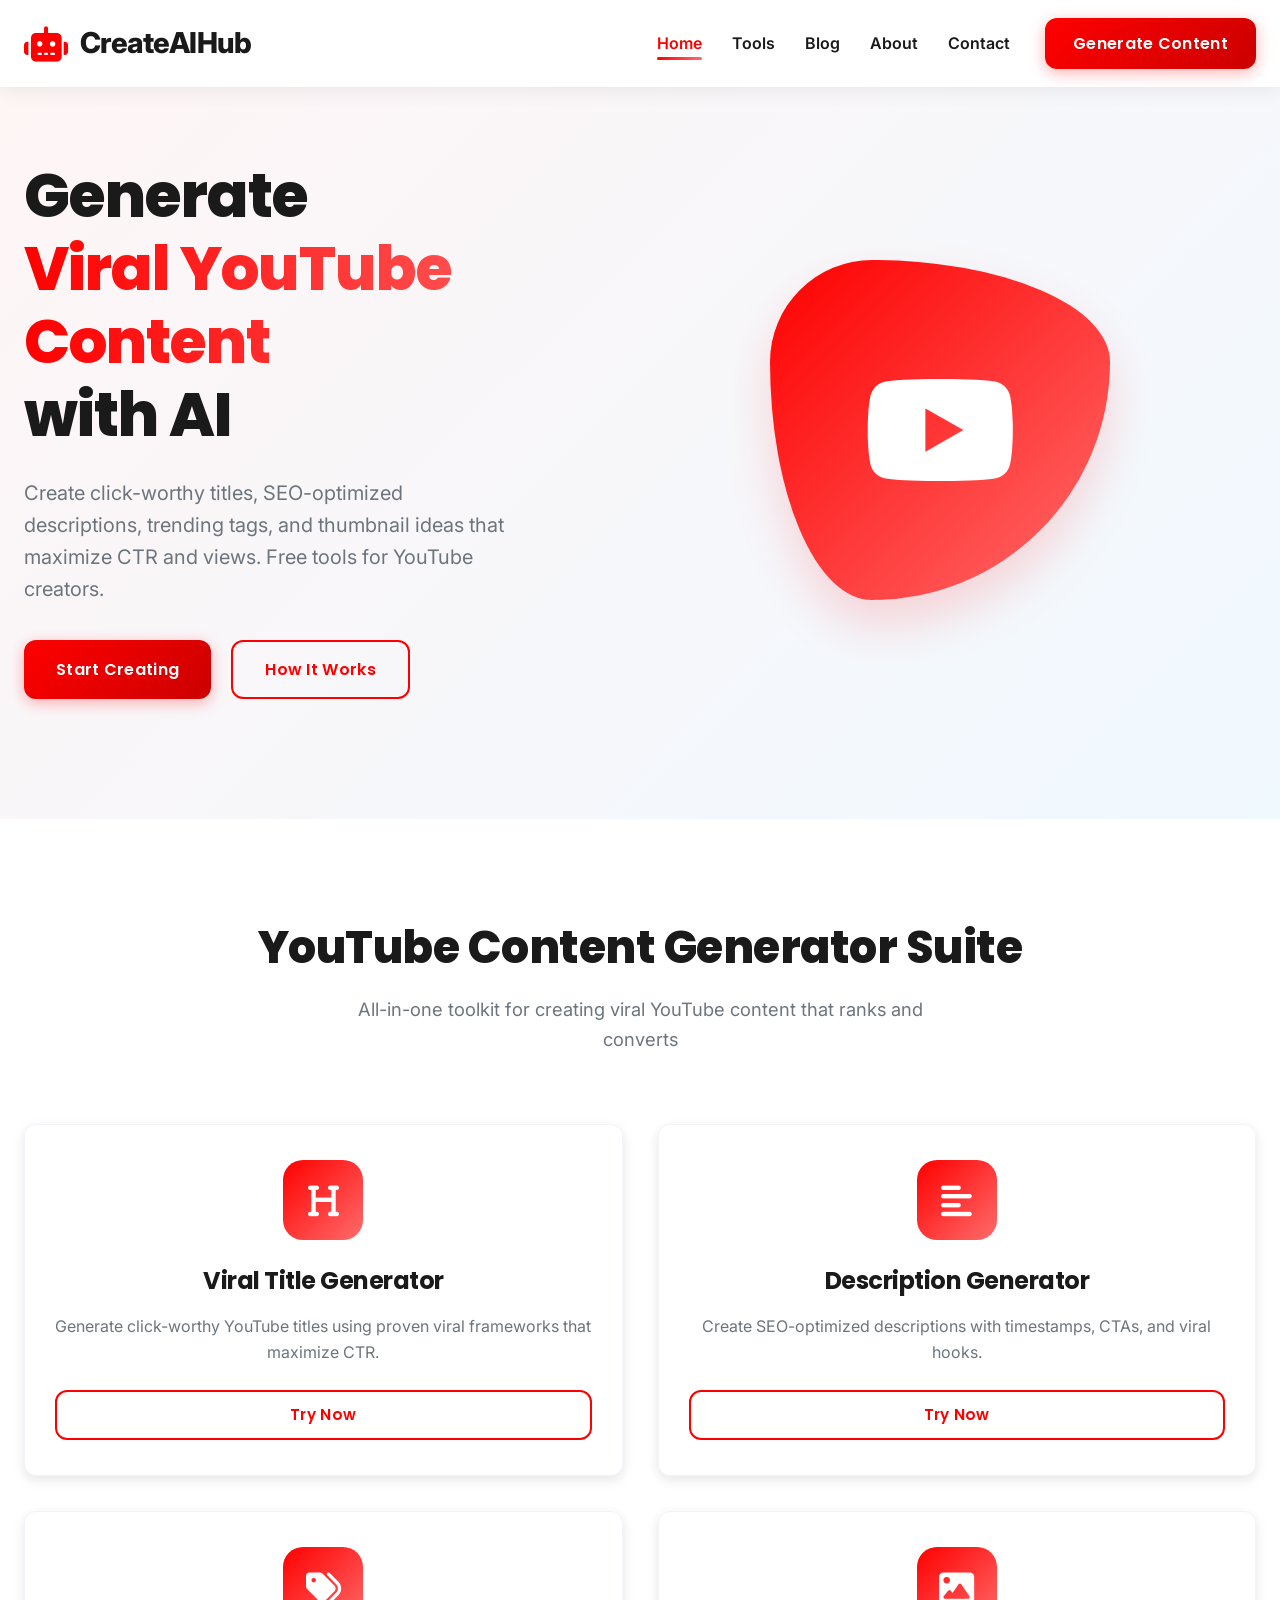
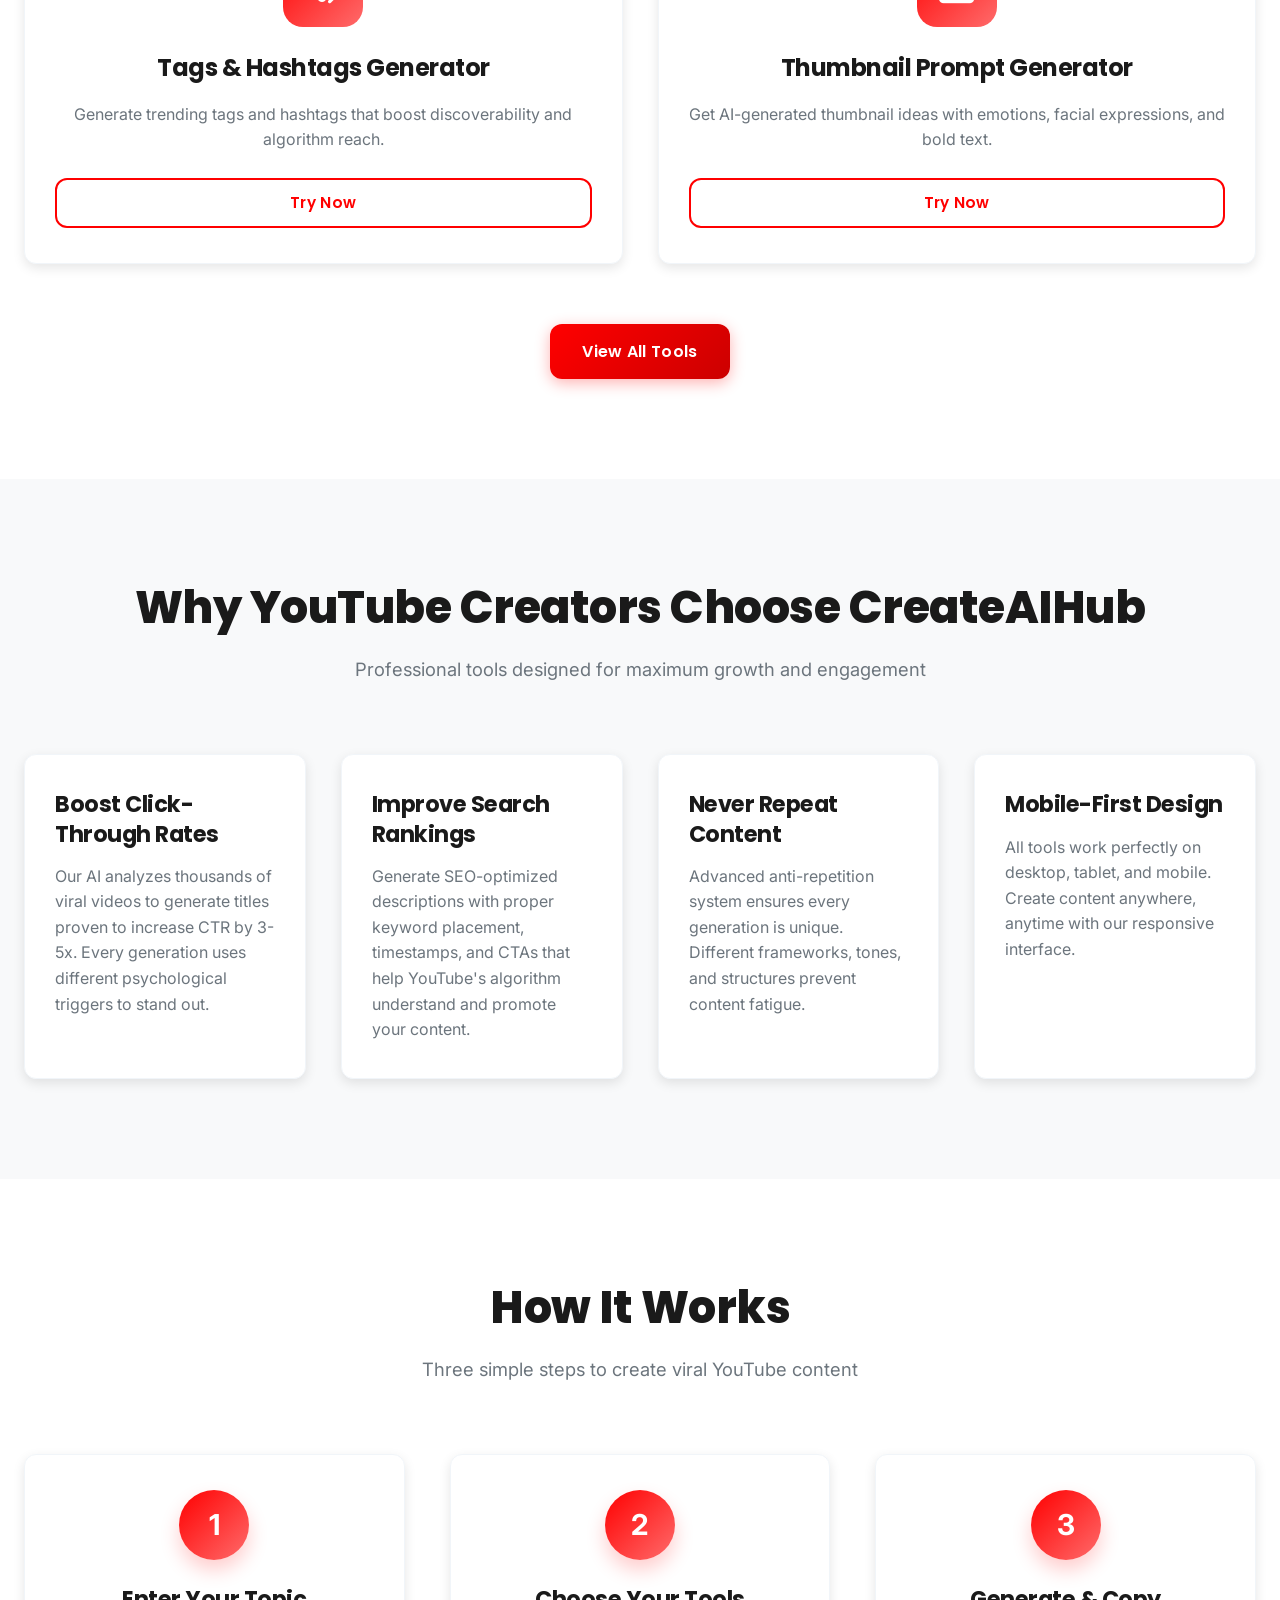
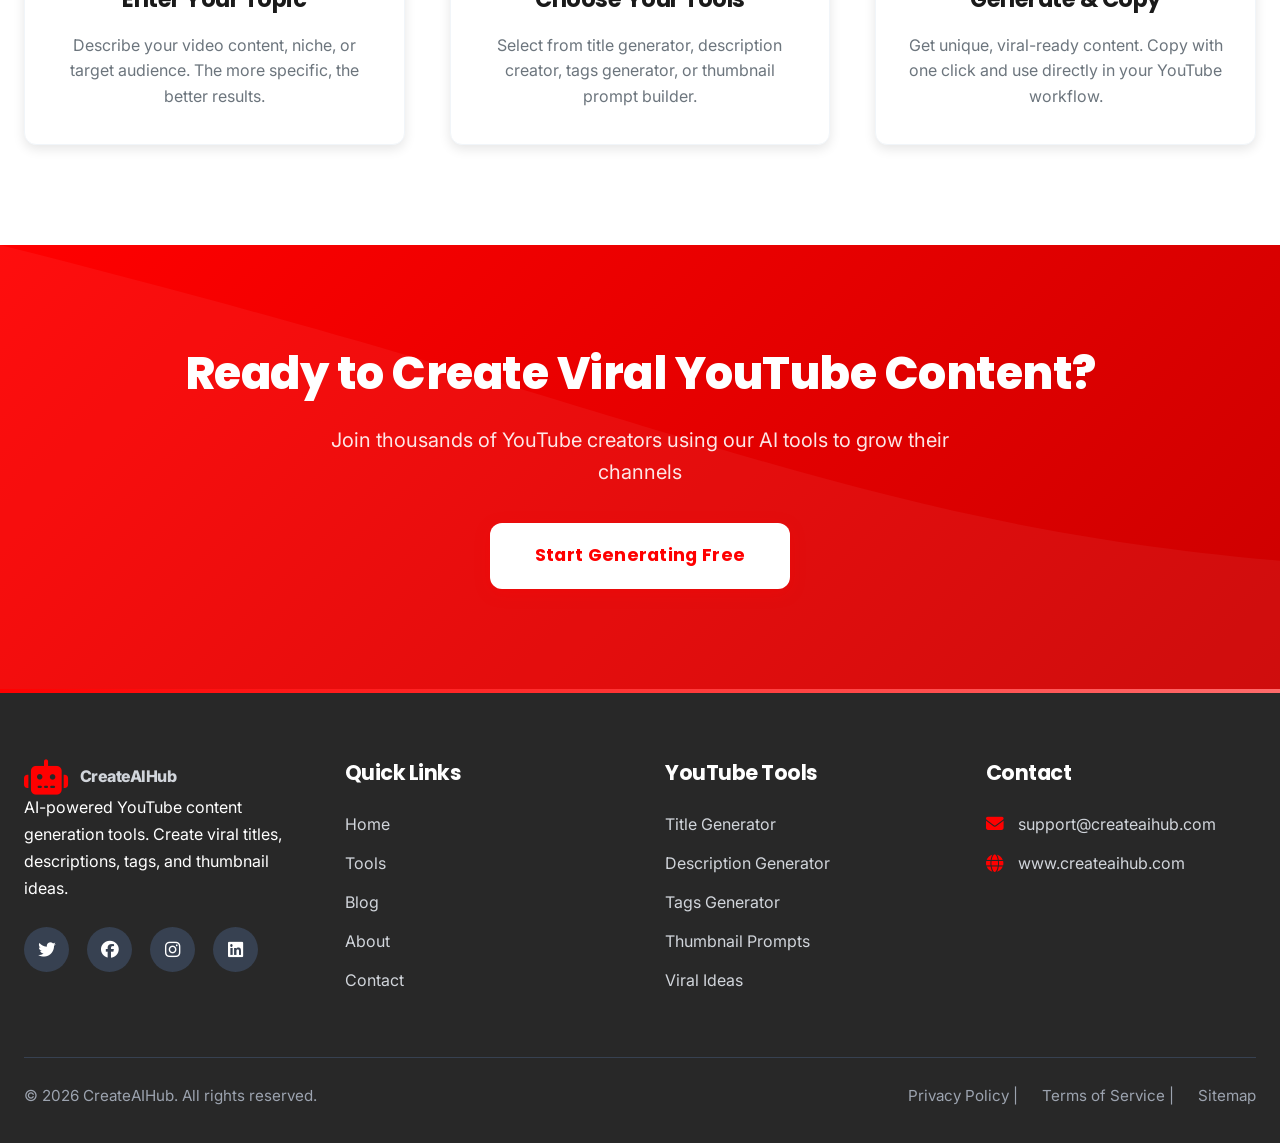
<file: index.html>
<!DOCTYPE html>
<html lang="en">
<head>
    <meta charset="UTF-8">
    <meta name="viewport" content="width=device-width, initial-scale=1.0">
    <title>CreateAIHub - YouTube Viral Content Generator | Free AI Tools</title>
    <meta name="description" content="Generate viral YouTube content with AI. Create click-worthy titles, SEO descriptions, tags, hashtags, thumbnail prompts, and viral video ideas. Free tools for creators.">
    <meta name="keywords" content="YouTube title generator, viral content, YouTube SEO, thumbnail ideas, video ideas, content creation, YouTube growth">
    <meta name="author" content="CreateAIHub">
    
    <!-- JSON-LD Structured Data -->
    <script type="application/ld+json">
    {
        "@context": "https://schema.org",
        "@type": "WebApplication",
        "name": "CreateAIHub",
        "url": "https://createaihub.com",
        "applicationCategory": "BusinessApplication",
        "operatingSystem": "Any",
        "description": "Free AI tools for generating viral YouTube content including titles, descriptions, tags, hashtags, thumbnail prompts and video ideas",
        "offers": {
            "@type": "Offer",
            "price": "0",
            "priceCurrency": "USD"
        },
        "author": {
            "@type": "Organization",
            "name": "CreateAIHub",
            "url": "https://createaihub.com"
        },
        "screenshot": "https://createaihub.com/assets/images/screenshot.png"
    }
    </script>
    
    <!-- Favicon -->
    <link rel="icon" type="image/x-icon" href="assets/images/favicon.ico">
    
    <!-- Google Fonts -->
    <link href="https://fonts.googleapis.com/css2?family=Poppins:wght@300;400;500;600;700;800&family=Inter:wght@300;400;500;600;700&display=swap" rel="stylesheet">
    
    <!-- Font Awesome -->
    <link rel="stylesheet" href="https://cdnjs.cloudflare.com/ajax/libs/font-awesome/6.4.0/css/all.min.css">
    
    <!-- AOS Animation Library -->
    <link href="https://unpkg.com/aos@2.3.1/dist/aos.css" rel="stylesheet">
    
    <!-- Main CSS -->
    <link rel="stylesheet" href="css/style.css">
    <link rel="stylesheet" href="css/responsive.css">
</head>
<body>
    <!-- Navigation -->
    <nav class="navbar">
        <div class="container">
            <div class="nav-brand">
                <a href="index.html" class="logo">
                    <i class="fas fa-robot"></i>
                    <span>CreateAIHub</span>
                </a>
            </div>
            
            <div class="nav-menu" id="navMenu">
                <ul class="nav-links">
                    <li><a href="index.html" class="active">Home</a></li>
                    <li><a href="tools.html">Tools</a></li>
                    <li><a href="blog.html">Blog</a></li>
                    <li><a href="about.html">About</a></li>
                    <li><a href="contact.html">Contact</a></li>
                </ul>
                <a href="tools.html" class="btn-primary nav-cta">Generate Content</a>
            </div>
            
            <div class="hamburger" id="hamburger">
                <span></span>
                <span></span>
                <span></span>
            </div>
        </div>
    </nav>

    <!-- Hero Section -->
    <section class="hero">
        <div class="container">
            <div class="hero-content" data-aos="fade-up">
                <h1 class="hero-title">Generate <span class="gradient-text">Viral YouTube Content</span> with AI</h1>
                <p class="hero-subtitle">Create click-worthy titles, SEO-optimized descriptions, trending tags, and thumbnail ideas that maximize CTR and views. Free tools for YouTube creators.</p>
                <div class="hero-buttons">
                    <a href="tools.html" class="btn-primary">Start Creating</a>
                    <a href="#how-it-works" class="btn-secondary">How It Works</a>
                </div>
            </div>
            <div class="hero-image" data-aos="fade-left">
                <div class="floating-element">
                    <i class="fab fa-youtube"></i>
                </div>
            </div>
        </div>
    </section>

    <!-- Featured Tools Section -->
    <section class="section" id="featured-tools">
        <div class="container">
            <div class="section-header" data-aos="fade-up">
                <h2>YouTube Content Generator Suite</h2>
                <p>All-in-one toolkit for creating viral YouTube content that ranks and converts</p>
            </div>
            
            <div class="tools-grid">
                <!-- Tool Card 1 -->
                <div class="tool-card" data-aos="fade-up" data-aos-delay="100">
                    <div class="tool-icon">
                        <i class="fas fa-heading"></i>
                    </div>
                    <h3>Viral Title Generator</h3>
                    <p>Generate click-worthy YouTube titles using proven viral frameworks that maximize CTR.</p>
                    <a href="tools.html#youtube-title" class="btn-card">Try Now</a>
                </div>
                
                <!-- Tool Card 2 -->
                <div class="tool-card" data-aos="fade-up" data-aos-delay="200">
                    <div class="tool-icon">
                        <i class="fas fa-align-left"></i>
                    </div>
                    <h3>Description Generator</h3>
                    <p>Create SEO-optimized descriptions with timestamps, CTAs, and viral hooks.</p>
                    <a href="tools.html#youtube-description" class="btn-card">Try Now</a>
                </div>
                
                <!-- Tool Card 3 -->
                <div class="tool-card" data-aos="fade-up" data-aos-delay="300">
                    <div class="tool-icon">
                        <i class="fas fa-tags"></i>
                    </div>
                    <h3>Tags & Hashtags Generator</h3>
                    <p>Generate trending tags and hashtags that boost discoverability and algorithm reach.</p>
                    <a href="tools.html#youtube-tags" class="btn-card">Try Now</a>
                </div>
                
                <!-- Tool Card 4 -->
                <div class="tool-card" data-aos="fade-up" data-aos-delay="400">
                    <div class="tool-icon">
                        <i class="fas fa-image"></i>
                    </div>
                    <h3>Thumbnail Prompt Generator</h3>
                    <p>Get AI-generated thumbnail ideas with emotions, facial expressions, and bold text.</p>
                    <a href="tools.html#thumbnail-prompt" class="btn-card">Try Now</a>
                </div>
            </div>
            
            <div class="text-center" data-aos="fade-up">
                <a href="tools.html" class="btn-primary">View All Tools</a>
            </div>
        </div>
    </section>

    <!-- SEO Content Section -->
    <section class="section bg-light" id="seo-content">
        <div class="container">
            <div class="section-header" data-aos="fade-up">
                <h2>Why YouTube Creators Choose CreateAIHub</h2>
                <p>Professional tools designed for maximum growth and engagement</p>
            </div>
            
            <div class="seo-grid">
                <div class="seo-item" data-aos="fade-up" data-aos-delay="100">
                    <h3>Boost Click-Through Rates</h3>
                    <p>Our AI analyzes thousands of viral videos to generate titles proven to increase CTR by 3-5x. Every generation uses different psychological triggers to stand out.</p>
                </div>
                
                <div class="seo-item" data-aos="fade-up" data-aos-delay="200">
                    <h3>Improve Search Rankings</h3>
                    <p>Generate SEO-optimized descriptions with proper keyword placement, timestamps, and CTAs that help YouTube's algorithm understand and promote your content.</p>
                </div>
                
                <div class="seo-item" data-aos="fade-up" data-aos-delay="300">
                    <h3>Never Repeat Content</h3>
                    <p>Advanced anti-repetition system ensures every generation is unique. Different frameworks, tones, and structures prevent content fatigue.</p>
                </div>
                
                <div class="seo-item" data-aos="fade-up" data-aos-delay="400">
                    <h3>Mobile-First Design</h3>
                    <p>All tools work perfectly on desktop, tablet, and mobile. Create content anywhere, anytime with our responsive interface.</p>
                </div>
            </div>
        </div>
    </section>

    <!-- How It Works -->
    <section class="section" id="how-it-works">
        <div class="container">
            <div class="section-header" data-aos="fade-up">
                <h2>How It Works</h2>
                <p>Three simple steps to create viral YouTube content</p>
            </div>
            
            <div class="steps-grid">
                <div class="step" data-aos="fade-up" data-aos-delay="100">
                    <div class="step-number">1</div>
                    <h3>Enter Your Topic</h3>
                    <p>Describe your video content, niche, or target audience. The more specific, the better results.</p>
                </div>
                
                <div class="step" data-aos="fade-up" data-aos-delay="200">
                    <div class="step-number">2</div>
                    <h3>Choose Your Tools</h3>
                    <p>Select from title generator, description creator, tags generator, or thumbnail prompt builder.</p>
                </div>
                
                <div class="step" data-aos="fade-up" data-aos-delay="300">
                    <div class="step-number">3</div>
                    <h3>Generate & Copy</h3>
                    <p>Get unique, viral-ready content. Copy with one click and use directly in your YouTube workflow.</p>
                </div>
            </div>
        </div>
    </section>

    <!-- CTA Section -->
    <section class="section cta-section">
        <div class="container" data-aos="zoom-in">
            <h2>Ready to Create Viral YouTube Content?</h2>
            <p>Join thousands of YouTube creators using our AI tools to grow their channels</p>
            <a href="tools.html" class="btn-primary btn-large">Start Generating Free</a>
        </div>
    </section>

    <!-- Footer -->
    <footer class="footer">
        <div class="container">
            <div class="footer-grid">
                <div class="footer-col">
                    <a href="index.html" class="logo">
                        <i class="fas fa-robot"></i>
                        <span>CreateAIHub</span>
                    </a>
                    <p>AI-powered YouTube content generation tools. Create viral titles, descriptions, tags, and thumbnail ideas.</p>
                    <div class="social-links">
                        <a href="#" aria-label="Twitter"><i class="fab fa-twitter"></i></a>
                        <a href="#" aria-label="Facebook"><i class="fab fa-facebook"></i></a>
                        <a href="#" aria-label="Instagram"><i class="fab fa-instagram"></i></a>
                        <a href="#" aria-label="LinkedIn"><i class="fab fa-linkedin"></i></a>
                    </div>
                </div>
                
                <div class="footer-col">
                    <h3>Quick Links</h3>
                    <ul>
                        <li><a href="index.html">Home</a></li>
                        <li><a href="tools.html">Tools</a></li>
                        <li><a href="blog.html">Blog</a></li>
                        <li><a href="about.html">About</a></li>
                        <li><a href="contact.html">Contact</a></li>
                    </ul>
                </div>
                
                <div class="footer-col">
                    <h3>YouTube Tools</h3>
                    <ul>
                        <li><a href="tools.html#youtube-title">Title Generator</a></li>
                        <li><a href="tools.html#youtube-description">Description Generator</a></li>
                        <li><a href="tools.html#youtube-tags">Tags Generator</a></li>
                        <li><a href="tools.html#thumbnail-prompt">Thumbnail Prompts</a></li>
                        <li><a href="tools.html#viral-ideas">Viral Ideas</a></li>
                    </ul>
                </div>
                
                <div class="footer-col">
                    <h3>Contact</h3>
                    <ul class="contact-info">
                        <li><i class="fas fa-envelope"></i> support@createaihub.com</li>
                        <li><i class="fas fa-globe"></i> www.createaihub.com</li>
                    </ul>
                </div>
            </div>
            
            <div class="footer-bottom">
                <p>&copy; <span id="currentYear"></span> CreateAIHub. All rights reserved.</p>
                <p><a href="privacy.html">Privacy Policy</a> | <a href="terms.html">Terms of Service</a> | <a href="sitemap.xml">Sitemap</a></p>
            </div>
        </div>
    </footer>

    <!-- JavaScript Libraries -->
    <script src="https://unpkg.com/aos@2.3.1/dist/aos.js"></script>
    
    <!-- Main JS -->
    <script src="js/main.js"></script>
    
    <script>
        // Initialize AOS
        AOS.init({
            duration: 1000,
            once: true,
            offset: 100
        });
        
        // Set current year in footer
        document.getElementById('currentYear').textContent = new Date().getFullYear();
    </script>
</body>
</html>
</file>
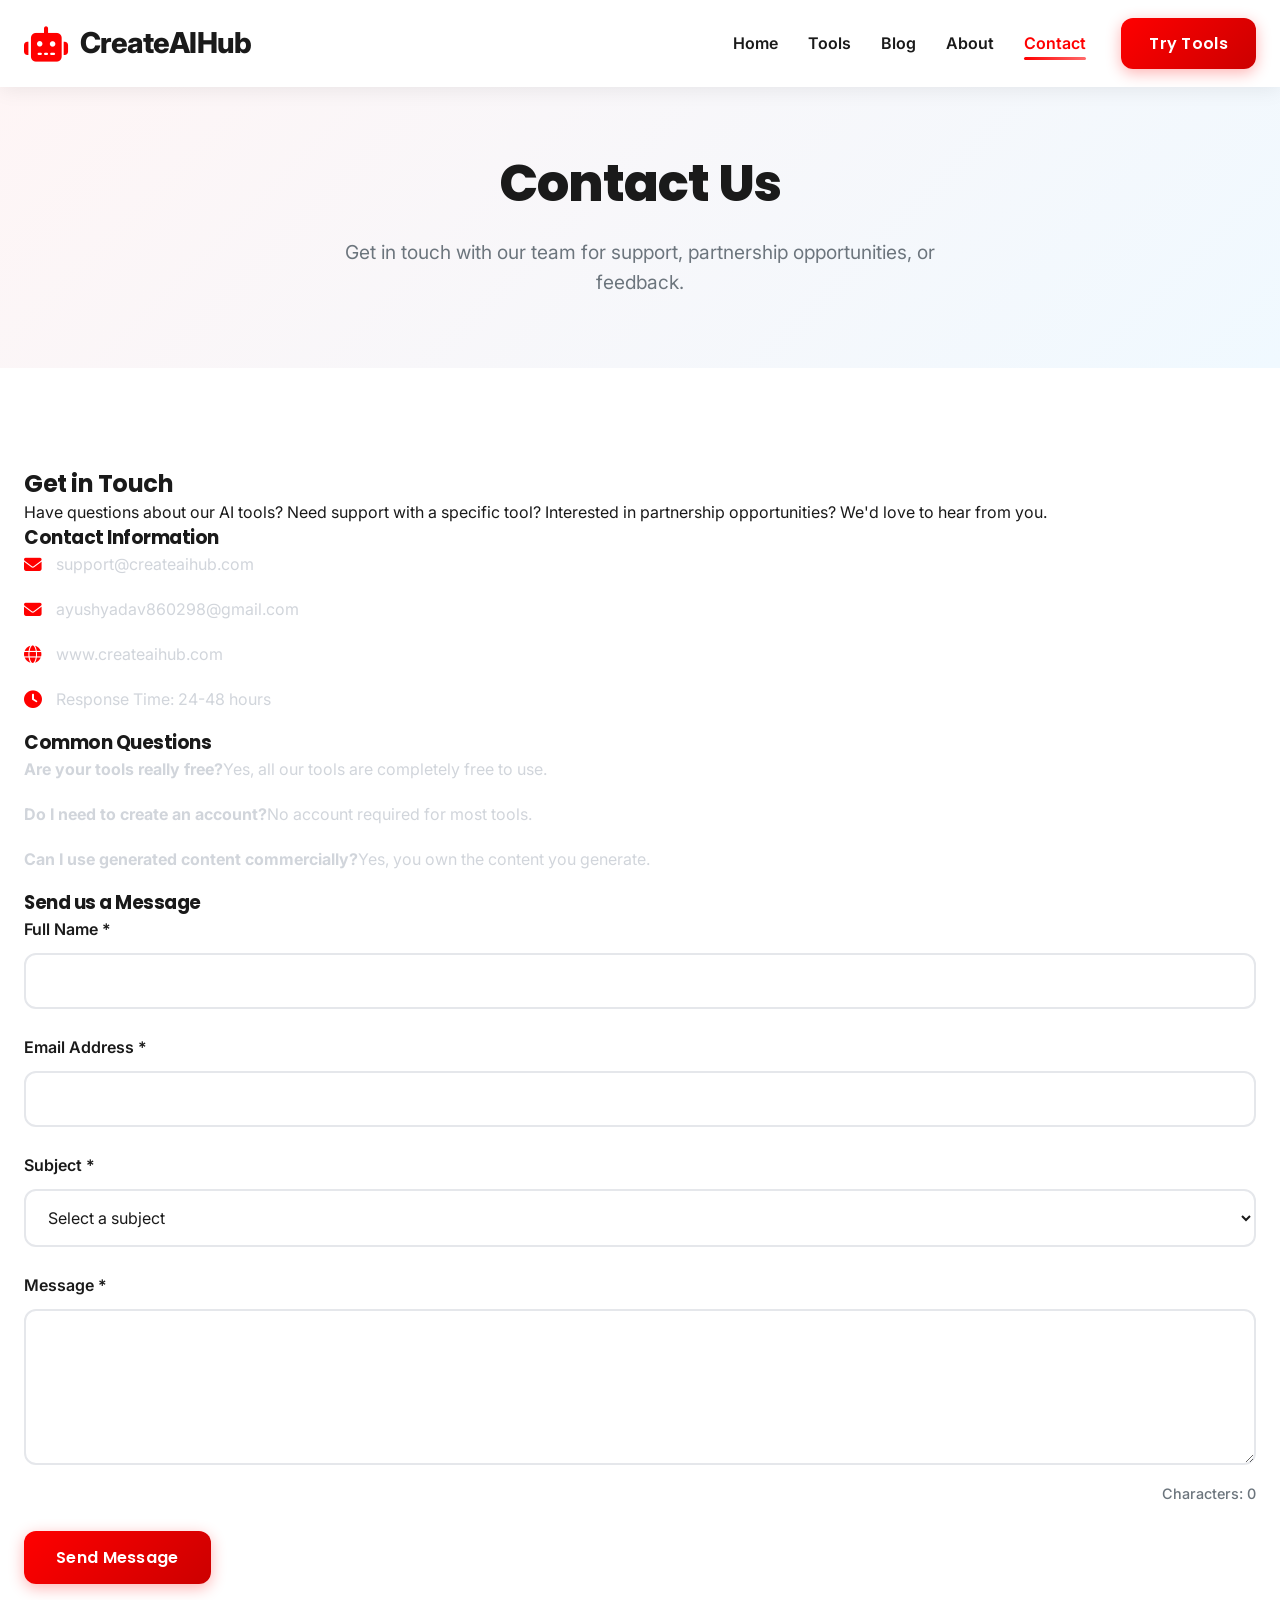
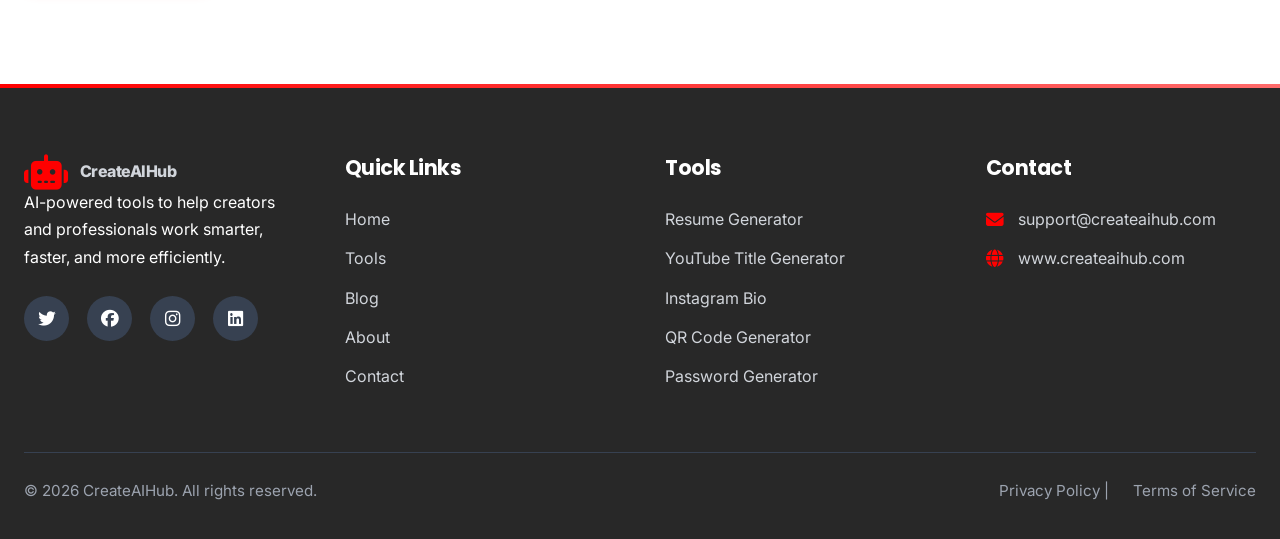
<file: contact.html>
<!DOCTYPE html>
<html lang="en">
<head>
    <meta charset="UTF-8">
    <meta name="viewport" content="width=device-width, initial-scale=1.0">
    <title>Contact Us - CreateAIHub | Get in Touch</title>
    <meta name="description" content="Contact CreateAIHub team for support, partnership opportunities, or feedback on our AI tools.">
    
    <!-- Same head content as index.html -->
    <link href="https://fonts.googleapis.com/css2?family=Poppins:wght@300;400;500;600;700;800&family=Inter:wght@300;400;500;600;700&display=swap" rel="stylesheet">
    <link rel="stylesheet" href="https://cdnjs.cloudflare.com/ajax/libs/font-awesome/6.4.0/css/all.min.css">
    <link href="https://unpkg.com/aos@2.3.1/dist/aos.css" rel="stylesheet">
    <link rel="stylesheet" href="css/style.css">
    <link rel="stylesheet" href="css/responsive.css">
</head>
<body>
    <!-- Navigation -->
    <nav class="navbar">
        <div class="container">
            <div class="nav-brand">
                <a href="index.html" class="logo">
                    <i class="fas fa-robot"></i>
                    <span>CreateAIHub</span>
                </a>
            </div>
            
            <div class="nav-menu" id="navMenu">
                <ul class="nav-links">
                    <li><a href="index.html">Home</a></li>
                    <li><a href="tools.html">Tools</a></li>
                    <li><a href="blog.html">Blog</a></li>
                    <li><a href="about.html">About</a></li>
                    <li><a href="contact.html" class="active">Contact</a></li>
                </ul>
                <a href="tools.html" class="btn-primary nav-cta">Try Tools</a>
            </div>
            
            <div class="hamburger" id="hamburger">
                <span></span>
                <span></span>
                <span></span>
            </div>
        </div>
    </nav>

    <!-- Contact Header -->
    <section class="page-header">
        <div class="container">
            <h1 data-aos="fade-up">Contact Us</h1>
            <p data-aos="fade-up" data-aos-delay="100">Get in touch with our team for support, partnership opportunities, or feedback.</p>
        </div>
    </section>

    <!-- Contact Section -->
    <section class="section">
        <div class="container">
            <div class="contact-container">
                <div class="contact-info" data-aos="fade-right">
                    <h2>Get in Touch</h2>
                    <p>Have questions about our AI tools? Need support with a specific tool? Interested in partnership opportunities? We'd love to hear from you.</p>
                    
                    <div class="contact-details">
                        <h3>Contact Information</h3>
                        <ul>
                            <li><i class="fas fa-envelope"></i> support@createaihub.com</li>
                            <li><i class="fas fa-envelope"></i> ayushyadav860298@gmail.com</li>
                            <li><i class="fas fa-globe"></i> www.createaihub.com</li>
                            <li><i class="fas fa-clock"></i> Response Time: 24-48 hours</li>
                        </ul>
                    </div>
                    
                    <div class="faq-preview">
                        <h3>Common Questions</h3>
                        <ul>
                            <li><strong>Are your tools really free?</strong> Yes, all our tools are completely free to use.</li>
                            <li><strong>Do I need to create an account?</strong> No account required for most tools.</li>
                            <li><strong>Can I use generated content commercially?</strong> Yes, you own the content you generate.</li>
                        </ul>
                    </div>
                </div>
                
                <div class="contact-form" data-aos="fade-left">
                    <h3>Send us a Message</h3>
                    
                    <div id="formAlert" class="alert" style="display: none;"></div>
                    
                    <form id="contactForm" action="https://formspree.io/f/xpzvggdp" method="POST">
                        <div class="form-group">
                            <label for="name">Full Name *</label>
                            <input type="text" id="name" name="name" required>
                        </div>
                        
                        <div class="form-group">
                            <label for="email">Email Address *</label>
                            <input type="email" id="email" name="email" required>
                        </div>
                        
                        <div class="form-group">
                            <label for="subject">Subject *</label>
                            <select id="subject" name="subject" required>
                                <option value="">Select a subject</option>
                                <option value="support">Technical Support</option>
                                <option value="feedback">Tool Feedback</option>
                                <option value="partnership">Partnership Inquiry</option>
                                <option value="bug">Report a Bug</option>
                                <option value="other">Other</option>
                            </select>
                        </div>
                        
                        <div class="form-group">
                            <label for="message">Message *</label>
                            <textarea id="message" name="message" rows="6" required></textarea>
                            <div class="char-count">
                                Characters: <span id="messageCharCount">0</span>
                            </div>
                        </div>
                        
                        <button type="submit" class="btn-primary" id="submitBtn">
                            <span id="submitText">Send Message</span>
                            <span id="submitSpinner" style="display: none;">
                                <i class="fas fa-spinner fa-spin"></i> Sending...
                            </span>
                        </button>
                    </form>
                </div>
            </div>
        </div>
    </section>

    <!-- Footer -->
    <footer class="footer">
        <div class="container">
            <div class="footer-grid">
                <div class="footer-col">
                    <a href="index.html" class="logo">
                        <i class="fas fa-robot"></i>
                        <span>CreateAIHub</span>
                    </a>
                    <p>AI-powered tools to help creators and professionals work smarter, faster, and more efficiently.</p>
                    <div class="social-links">
                        <a href="#"><i class="fab fa-twitter"></i></a>
                        <a href="#"><i class="fab fa-facebook"></i></a>
                        <a href="#"><i class="fab fa-instagram"></i></a>
                        <a href="#"><i class="fab fa-linkedin"></i></a>
                    </div>
                </div>
                
                <div class="footer-col">
                    <h3>Quick Links</h3>
                    <ul>
                        <li><a href="index.html">Home</a></li>
                        <li><a href="tools.html">Tools</a></li>
                        <li><a href="blog.html">Blog</a></li>
                        <li><a href="about.html">About</a></li>
                        <li><a href="contact.html">Contact</a></li>
                    </ul>
                </div>
                
                <div class="footer-col">
                    <h3>Tools</h3>
                    <ul>
                        <li><a href="tools.html#resume-generator">Resume Generator</a></li>
                        <li><a href="tools.html#youtube-title">YouTube Title Generator</a></li>
                        <li><a href="tools.html#instagram-bio">Instagram Bio</a></li>
                        <li><a href="tools.html#qr-generator">QR Code Generator</a></li>
                        <li><a href="tools.html#password-generator">Password Generator</a></li>
                    </ul>
                </div>
                
                <div class="footer-col">
                    <h3>Contact</h3>
                    <ul class="contact-info">
                        <li><i class="fas fa-envelope"></i> support@createaihub.com</li>
                        <li><i class="fas fa-globe"></i> www.createaihub.com</li>
                    </ul>
                </div>
            </div>
            
            <div class="footer-bottom">
                <p>&copy; <span id="currentYear"></span> CreateAIHub. All rights reserved.</p>
                <p><a href="privacy.html">Privacy Policy</a> | <a href="terms.html">Terms of Service</a></p>
            </div>
        </div>
    </footer>

    <!-- JavaScript -->
    <script src="https://unpkg.com/aos@2.3.1/dist/aos.js"></script>
    <script src="js/main.js"></script>
    
    <script>
        // Initialize AOS
        AOS.init({
            duration: 1000,
            once: true
        });
        
        // Set current year in footer
        document.getElementById('currentYear').textContent = new Date().getFullYear();
        
        // Character counter for message
        const messageTextarea = document.getElementById('message');
        const charCount = document.getElementById('messageCharCount');
        
        if (messageTextarea && charCount) {
            messageTextarea.addEventListener('input', function() {
                charCount.textContent = this.value.length;
            });
        }
        
        // Form submission
        const contactForm = document.getElementById('contactForm');
        const formAlert = document.getElementById('formAlert');
        const submitBtn = document.getElementById('submitBtn');
        const submitText = document.getElementById('submitText');
        const submitSpinner = document.getElementById('submitSpinner');
        
        if (contactForm) {
            contactForm.addEventListener('submit', async function(e) {
                e.preventDefault();
                
                // Show loading state
                submitText.style.display = 'none';
                submitSpinner.style.display = 'inline';
                submitBtn.disabled = true;
                
                // Form data
                const formData = new FormData(this);
                
                try {
                    const response = await fetch(this.action, {
                        method: 'POST',
                        body: formData,
                        headers: {
                            'Accept': 'application/json'
                        }
                    });
                    
                    if (response.ok) {
                        // Success
                        formAlert.textContent = 'Thank you! Your message has been sent successfully.';
                        formAlert.className = 'alert success';
                        formAlert.style.display = 'block';
                        
                        // Reset form
                        contactForm.reset();
                        charCount.textContent = '0';
                        
                        // Scroll to alert
                        formAlert.scrollIntoView({ behavior: 'smooth' });
                    } else {
                        throw new Error('Form submission failed');
                    }
                } catch (error) {
                    // Error
                    formAlert.textContent = 'Oops! There was a problem sending your message. Please try again.';
                    formAlert.className = 'alert error';
                    formAlert.style.display = 'block';
                } finally {
                    // Reset button state
                    submitText.style.display = 'inline';
                    submitSpinner.style.display = 'none';
                    submitBtn.disabled = false;
                    
                    // Hide alert after 5 seconds
                    setTimeout(() => {
                        formAlert.style.display = 'none';
                    }, 5000);
                }
            });
        }
    </script>
</body>
</html>
</file>
<file: css/style.css>
/* Base Styles */
:root {
    --primary-color: #FF0000;
    --primary-dark: #CC0000;
    --secondary-color: #282828;
    --accent-color: #FF6B6B;
    --dark-color: #1a1a1a;
    --light-color: #f8f9fa;
    --gray-color: #6c757d;
    --success-color: #28a745;
    --warning-color: #ffc107;
    --youtube-red: #FF0000;
    --youtube-dark: #282828;
    --shadow: 0 4px 12px rgba(0, 0, 0, 0.1);
    --radius: 12px;
    --transition: all 0.3s cubic-bezier(0.4, 0, 0.2, 1);
}

* {
    margin: 0;
    padding: 0;
    box-sizing: border-box;
}

html {
    scroll-behavior: smooth;
}

body {
    font-family: 'Inter', sans-serif;
    line-height: 1.7;
    color: var(--dark-color);
    background-color: #fff;
    overflow-x: hidden;
}

h1, h2, h3, h4, h5, h6 {
    font-family: 'Poppins', sans-serif;
    font-weight: 700;
    line-height: 1.3;
    letter-spacing: -0.5px;
}

.container {
    width: 100%;
    max-width: 1280px;
    margin: 0 auto;
    padding: 0 24px;
}

.section {
    padding: 100px 0;
}

.bg-light {
    background-color: var(--light-color);
}

.text-center {
    text-align: center;
}

/* Buttons */
.btn-primary, .btn-secondary, .btn-card {
    display: inline-flex;
    align-items: center;
    justify-content: center;
    padding: 14px 32px;
    border-radius: var(--radius);
    font-weight: 600;
    text-decoration: none;
    cursor: pointer;
    transition: var(--transition);
    border: none;
    font-family: 'Poppins', sans-serif;
    font-size: 1rem;
    letter-spacing: 0.3px;
    gap: 8px;
}

.btn-primary {
    background: linear-gradient(135deg, var(--primary-color), var(--primary-dark));
    color: white;
    box-shadow: 0 4px 15px rgba(255, 0, 0, 0.3);
}

.btn-primary:hover {
    transform: translateY(-3px);
    box-shadow: 0 10px 25px rgba(255, 0, 0, 0.4);
}

.btn-secondary {
    background-color: transparent;
    color: var(--primary-color);
    border: 2px solid var(--primary-color);
    font-weight: 600;
}

.btn-secondary:hover {
    background-color: var(--primary-color);
    color: white;
    transform: translateY(-3px);
    box-shadow: var(--shadow);
}

.btn-card {
    background-color: transparent;
    color: var(--primary-color);
    border: 2px solid var(--primary-color);
    padding: 10px 24px;
    font-size: 0.95rem;
    font-weight: 600;
}

.btn-card:hover {
    background-color: var(--primary-color);
    color: white;
    transform: translateY(-2px);
}

.btn-large {
    padding: 18px 45px;
    font-size: 1.2rem;
}

/* Navigation */
.navbar {
    position: fixed;
    top: 0;
    left: 0;
    width: 100%;
    background-color: rgba(255, 255, 255, 0.98);
    backdrop-filter: blur(10px);
    box-shadow: 0 2px 20px rgba(0, 0, 0, 0.08);
    z-index: 1000;
    padding: 18px 0;
}

.navbar .container {
    display: flex;
    justify-content: space-between;
    align-items: center;
}

.logo {
    display: flex;
    align-items: center;
    text-decoration: none;
    color: var(--dark-color);
    font-weight: 800;
    font-size: 1.8rem;
    letter-spacing: -0.5px;
}

.logo i {
    color: var(--primary-color);
    margin-right: 12px;
    font-size: 2.2rem;
}

.nav-menu {
    display: flex;
    align-items: center;
}

.nav-links {
    display: flex;
    list-style: none;
    margin-right: 35px;
    gap: 30px;
}

.nav-links a {
    text-decoration: none;
    color: var(--dark-color);
    font-weight: 600;
    font-size: 1rem;
    transition: var(--transition);
    position: relative;
    padding: 5px 0;
}

.nav-links a:hover, .nav-links a.active {
    color: var(--primary-color);
}

.nav-links a.active::after {
    content: '';
    position: absolute;
    bottom: -2px;
    left: 0;
    width: 100%;
    height: 3px;
    background: linear-gradient(90deg, var(--primary-color), var(--accent-color));
    border-radius: 2px;
}

.nav-cta {
    padding: 12px 28px;
    font-weight: 600;
}

.hamburger {
    display: none;
    flex-direction: column;
    cursor: pointer;
    padding: 10px;
}

.hamburger span {
    width: 28px;
    height: 3px;
    background-color: var(--dark-color);
    margin: 4px 0;
    transition: var(--transition);
    border-radius: 2px;
}

/* Hero Section */
.hero {
    padding: 160px 0 120px;
    background: linear-gradient(135deg, #fff5f5 0%, #f0f9ff 100%);
    overflow: hidden;
    position: relative;
}

.hero .container {
    display: flex;
    align-items: center;
    justify-content: space-between;
    position: relative;
    z-index: 1;
}

.hero-content {
    flex: 1;
    max-width: 600px;
}

.hero-title {
    font-size: 3.8rem;
    font-weight: 800;
    letter-spacing: -1px;
    margin-bottom: 25px;
    line-height: 1.2;
}

.gradient-text {
    background: linear-gradient(90deg, var(--primary-color), var(--accent-color));
    -webkit-background-clip: text;
    background-clip: text;
    color: transparent;
    display: inline-block;
}

.hero-subtitle {
    font-size: 1.25rem;
    color: var(--gray-color);
    margin-bottom: 35px;
    max-width: 500px;
    line-height: 1.6;
}

.hero-buttons {
    display: flex;
    gap: 20px;
    flex-wrap: wrap;
}

.hero-image {
    flex: 1;
    text-align: center;
    position: relative;
}

.floating-element {
    display: inline-flex;
    align-items: center;
    justify-content: center;
    width: 340px;
    height: 340px;
    background: linear-gradient(135deg, var(--primary-color), var(--accent-color));
    border-radius: 30% 70% 70% 30% / 30% 30% 70% 70%;
    color: white;
    font-size: 8.5rem;
    animation: float 6s ease-in-out infinite;
    box-shadow: 0 25px 50px rgba(255, 0, 0, 0.15);
}

@keyframes float {
    0%, 100% { 
        transform: translateY(0) rotate(0deg); 
        border-radius: 30% 70% 70% 30% / 30% 30% 70% 70%;
    }
    50% { 
        transform: translateY(-25px) rotate(5deg); 
        border-radius: 70% 30% 30% 70% / 70% 70% 30% 30%;
    }
}

/* Section Headers */
.section-header {
    text-align: center;
    margin-bottom: 70px;
}

.section-header h2 {
    font-size: 2.8rem;
    font-weight: 800;
    letter-spacing: -0.5px;
    margin-bottom: 18px;
}

.section-header p {
    color: var(--gray-color);
    font-size: 1.15rem;
    max-width: 600px;
    margin: 0 auto;
    line-height: 1.6;
}

/* Tools Grid */
.tools-grid {
    display: grid;
    grid-template-columns: repeat(auto-fit, minmax(280px, 1fr));
    gap: 35px;
    margin-bottom: 60px;
}

.tool-card {
    background-color: white;
    border-radius: var(--radius);
    padding: 35px 30px;
    box-shadow: var(--shadow);
    transition: var(--transition);
    text-align: center;
    border: 1px solid #f1f5f9;
    height: 100%;
    display: flex;
    flex-direction: column;
}

.tool-card:hover {
    transform: translateY(-12px);
    box-shadow: 0 25px 50px -12px rgba(0, 0, 0, 0.15);
    border-color: var(--primary-color);
}

.tool-icon {
    width: 80px;
    height: 80px;
    background: linear-gradient(135deg, var(--primary-color), var(--accent-color));
    border-radius: 20px;
    display: flex;
    align-items: center;
    justify-content: center;
    margin: 0 auto 25px;
    color: white;
    font-size: 2.2rem;
    transition: var(--transition);
}

.tool-card:hover .tool-icon {
    transform: scale(1.1) rotate(5deg);
}

.tool-card h3 {
    margin-bottom: 18px;
    font-size: 1.5rem;
    font-weight: 700;
    color: var(--dark-color);
    flex-grow: 0;
}

.tool-card p {
    color: var(--gray-color);
    margin-bottom: 25px;
    line-height: 1.6;
    font-size: 1rem;
    flex-grow: 1;
}

/* SEO Grid */
.seo-grid {
    display: grid;
    grid-template-columns: repeat(auto-fit, minmax(280px, 1fr));
    gap: 35px;
}

.seo-item {
    background: white;
    padding: 35px 30px;
    border-radius: var(--radius);
    box-shadow: var(--shadow);
    border: 1px solid #f1f5f9;
    transition: var(--transition);
}

.seo-item:hover {
    transform: translateY(-5px);
    box-shadow: 0 15px 30px rgba(0, 0, 0, 0.1);
    border-color: var(--primary-color);
}

.seo-item h3 {
    margin-bottom: 15px;
    font-size: 1.4rem;
    color: var(--dark-color);
}

.seo-item p {
    color: var(--gray-color);
    line-height: 1.6;
}

/* How It Works */
.steps-grid {
    display: grid;
    grid-template-columns: repeat(auto-fit, minmax(320px, 1fr));
    gap: 45px;
}

.step {
    text-align: center;
    padding: 35px 30px;
    background: white;
    border-radius: var(--radius);
    box-shadow: var(--shadow);
    transition: var(--transition);
    border: 1px solid #f1f5f9;
}

.step:hover {
    transform: translateY(-5px);
    box-shadow: 0 15px 30px rgba(0, 0, 0, 0.1);
    border-color: var(--primary-color);
}

.step-number {
    display: inline-flex;
    align-items: center;
    justify-content: center;
    width: 70px;
    height: 70px;
    background: linear-gradient(135deg, var(--primary-color), var(--accent-color));
    color: white;
    border-radius: 50%;
    font-size: 1.8rem;
    font-weight: 700;
    margin-bottom: 25px;
    box-shadow: 0 10px 20px rgba(255, 0, 0, 0.2);
}

.step h3 {
    margin-bottom: 18px;
    font-size: 1.4rem;
    color: var(--dark-color);
}

.step p {
    color: var(--gray-color);
    line-height: 1.6;
}

/* CTA Section */
.cta-section {
    text-align: center;
    background: linear-gradient(135deg, var(--primary-color), var(--primary-dark));
    color: white;
    position: relative;
    overflow: hidden;
}

.cta-section::before {
    content: '';
    position: absolute;
    top: 0;
    left: 0;
    right: 0;
    bottom: 0;
    background: url('data:image/svg+xml,<svg xmlns="http://www.w3.org/2000/svg" viewBox="0 0 1000 100"><path fill="rgba(255,255,255,0.05)" d="M0,0V100H1000V0C800,50 600,75 400,75S200,50 0,0Z"/></svg>');
    background-size: cover;
}

.cta-section .container {
    position: relative;
    z-index: 1;
}

.cta-section h2 {
    font-size: 2.8rem;
    margin-bottom: 20px;
    font-weight: 800;
}

.cta-section p {
    font-size: 1.25rem;
    margin-bottom: 35px;
    opacity: 0.9;
    max-width: 700px;
    margin-left: auto;
    margin-right: auto;
    line-height: 1.6;
}

.cta-section .btn-primary {
    background: white;
    color: var(--primary-color);
    font-weight: 700;
    padding: 18px 45px;
    font-size: 1.1rem;
}

.cta-section .btn-primary:hover {
    background: var(--light-color);
    transform: translateY(-3px);
    box-shadow: 0 15px 30px rgba(0, 0, 0, 0.2);
}

/* Footer */
.footer {
    background-color: var(--secondary-color);
    color: white;
    padding: 70px 0 25px;
    position: relative;
}

.footer::before {
    content: '';
    position: absolute;
    top: 0;
    left: 0;
    right: 0;
    height: 4px;
    background: linear-gradient(90deg, var(--primary-color), var(--accent-color));
}

.footer-grid {
    display: grid;
    grid-template-columns: repeat(auto-fit, minmax(250px, 1fr));
    gap: 50px;
    margin-bottom: 50px;
}

.footer-col h3 {
    color: white;
    margin-bottom: 25px;
    font-size: 1.3rem;
    font-weight: 700;
}

.footer-col ul {
    list-style: none;
}

.footer-col ul li {
    margin-bottom: 12px;
}

.footer-col a {
    color: #d1d5db;
    text-decoration: none;
    transition: var(--transition);
    font-size: 1rem;
}

.footer-col a:hover {
    color: white;
    padding-left: 5px;
}

.social-links {
    display: flex;
    gap: 18px;
    margin-top: 25px;
}

.social-links a {
    display: inline-flex;
    align-items: center;
    justify-content: center;
    width: 45px;
    height: 45px;
    background-color: #374151;
    border-radius: 50%;
    color: white;
    transition: var(--transition);
    font-size: 1.1rem;
}

.social-links a:hover {
    background-color: var(--primary-color);
    transform: translateY(-5px);
    box-shadow: 0 10px 20px rgba(0, 0, 0, 0.2);
}

.contact-info li {
    display: flex;
    align-items: center;
    margin-bottom: 18px;
    color: #d1d5db;
}

.contact-info i {
    margin-right: 12px;
    color: var(--primary-color);
    font-size: 1.1rem;
    width: 20px;
}

.footer-bottom {
    border-top: 1px solid #374151;
    padding-top: 25px;
    display: flex;
    justify-content: space-between;
    align-items: center;
    flex-wrap: wrap;
    color: #9ca3af;
    font-size: 0.95rem;
}

.footer-bottom p {
    margin-bottom: 10px;
}

.footer-bottom a {
    color: #9ca3af;
    margin-left: 20px;
    text-decoration: none;
    transition: var(--transition);
}

.footer-bottom a:hover {
    color: white;
}

/* Page Header */
.page-header {
    padding: 150px 0 70px;
    text-align: center;
    background: linear-gradient(135deg, #fff5f5 0%, #f0f9ff 100%);
    position: relative;
}

.page-header h1 {
    font-size: 3.2rem;
    font-weight: 800;
    margin-bottom: 20px;
    letter-spacing: -1px;
}

.page-header p {
    font-size: 1.2rem;
    color: var(--gray-color);
    max-width: 600px;
    margin: 0 auto;
    line-height: 1.6;
}

/* Tools Filter */
.tools-filter {
    display: flex;
    justify-content: center;
    flex-wrap: wrap;
    gap: 12px;
    margin-bottom: 45px;
}

.filter-btn {
    padding: 12px 24px;
    background-color: white;
    border: 2px solid #e5e7eb;
    border-radius: var(--radius);
    color: var(--dark-color);
    font-weight: 600;
    cursor: pointer;
    transition: var(--transition);
    font-family: 'Poppins', sans-serif;
    font-size: 0.95rem;
}

.filter-btn.active, .filter-btn:hover {
    background: linear-gradient(135deg, var(--primary-color), var(--primary-dark));
    color: white;
    border-color: var(--primary-color);
    transform: translateY(-2px);
    box-shadow: 0 5px 15px rgba(255, 0, 0, 0.2);
}

/* Tools Container */
.tools-container {
    display: grid;
    gap: 45px;
}

.tool-item {
    background-color: white;
    border-radius: var(--radius);
    padding: 35px;
    box-shadow: var(--shadow);
    border: 1px solid #f1f5f9;
    transition: var(--transition);
}

.tool-item:hover {
    box-shadow: 0 20px 40px rgba(0, 0, 0, 0.1);
    border-color: var(--primary-color);
}

.tool-header {
    display: flex;
    align-items: center;
    margin-bottom: 25px;
}

.tool-header .tool-icon {
    width: 60px;
    height: 60px;
    font-size: 1.6rem;
    margin: 0 20px 0 0;
    border-radius: 15px;
}

.tool-item p {
    color: var(--gray-color);
    margin-bottom: 30px;
    line-height: 1.6;
    font-size: 1.05rem;
}

/* Form Styles */
.form-group {
    margin-bottom: 25px;
}

.form-group label {
    display: block;
    margin-bottom: 10px;
    font-weight: 600;
    color: var(--dark-color);
    font-size: 1rem;
    font-family: 'Inter', sans-serif;
}

.form-group input,
.form-group select,
.form-group textarea {
    width: 100%;
    padding: 16px 18px;
    border: 2px solid #e5e7eb;
    border-radius: var(--radius);
    font-family: 'Inter', sans-serif;
    font-size: 1rem;
    transition: var(--transition);
    background-color: white;
    color: var(--dark-color);
}

.form-group input:focus,
.form-group select:focus,
.form-group textarea:focus {
    outline: none;
    border-color: var(--primary-color);
    box-shadow: 0 0 0 4px rgba(255, 0, 0, 0.15);
    transform: translateY(-2px);
}

.form-checkbox-group {
    display: flex;
    flex-direction: column;
    gap: 12px;
    margin-bottom: 25px;
}

.form-checkbox-group label {
    display: flex;
    align-items: center;
    cursor: pointer;
    font-weight: 500;
    color: var(--dark-color);
}

.form-checkbox-group input {
    width: auto;
    margin-right: 12px;
    width: 18px;
    height: 18px;
}

.char-count {
    text-align: right;
    font-size: 0.9rem;
    color: var(--gray-color);
    margin-top: 8px;
    font-weight: 500;
}

/* Output Styles */
.tool-output {
    margin-top: 35px;
    padding-top: 35px;
    border-top: 2px solid #e5e7eb;
    display: none;
}

.tool-output.show {
    display: block;
    animation: fadeIn 0.5s ease;
}

@keyframes fadeIn {
    from { opacity: 0; transform: translateY(10px); }
    to { opacity: 1; transform: translateY(0); }
}

.output-content {
    background: linear-gradient(135deg, #f8fafc 0%, #f1f5f9 100%);
    padding: 25px;
    border-radius: var(--radius);
    margin-bottom: 25px;
    white-space: pre-wrap;
    font-family: 'Inter', sans-serif;
    max-height: 450px;
    overflow-y: auto;
    border: 1px solid #e2e8f0;
    line-height: 1.6;
    font-size: 1rem;
}

/* YouTube Tools Specific */
.youtube-output-section {
    margin-bottom: 25px;
    padding: 20px;
    background: white;
    border-radius: var(--radius);
    border: 1px solid #e2e8f0;
    box-shadow: 0 2px 8px rgba(0,0,0,0.05);
}

.youtube-output-section h5 {
    color: var(--primary-color);
    margin-bottom: 15px;
    font-size: 1.1rem;
    display: flex;
    align-items: center;
    gap: 8px;
}

.viral-title-item {
    padding: 15px;
    margin-bottom: 15px;
    background: linear-gradient(135deg, rgba(255, 0, 0, 0.05) 0%, rgba(255, 107, 107, 0.05) 100%);
    border-radius: 10px;
    border-left: 4px solid var(--primary-color);
    transition: var(--transition);
}

.viral-title-item:hover {
    transform: translateX(5px);
    background: linear-gradient(135deg, rgba(255, 0, 0, 0.1) 0%, rgba(255, 107, 107, 0.1) 100%);
}

.cta-score {
    display: inline-block;
    padding: 4px 10px;
    background: linear-gradient(135deg, var(--primary-color), var(--accent-color));
    color: white;
    border-radius: 20px;
    font-size: 0.8rem;
    font-weight: 600;
    margin-left: 10px;
}

/* SEO Stats */
.seo-stats {
    display: flex;
    justify-content: space-between;
    margin-bottom: 25px;
    font-size: 0.95rem;
    color: var(--gray-color);
    font-weight: 500;
    background: #f8fafc;
    padding: 15px;
    border-radius: var(--radius);
    border: 1px solid #e2e8f0;
    flex-wrap: wrap;
    gap: 15px;
}

.seo-stats span {
    display: flex;
    align-items: center;
    gap: 8px;
}

/* Loading Animation */
.loading-spinner {
    display: none;
    text-align: center;
    padding: 30px;
}

.loading-spinner.active {
    display: block;
}

.spinner {
    width: 40px;
    height: 40px;
    border: 3px solid #f3f3f3;
    border-top: 3px solid var(--primary-color);
    border-radius: 50%;
    animation: spin 1s linear infinite;
    margin: 0 auto 15px;
}

@keyframes spin {
    0% { transform: rotate(0deg); }
    100% { transform: rotate(360deg); }
}

/* Success Animation */
@keyframes successPulse {
    0% { transform: scale(1); }
    50% { transform: scale(1.05); }
    100% { transform: scale(1); }
}

.success-animation {
    animation: successPulse 0.5s ease;
}

/* Fix Desktop Layout Issues */
@media (min-width: 769px) {
    .tools-container {
        display: grid;
        grid-template-columns: repeat(auto-fit, minmax(600px, 1fr));
        gap: 40px;
    }
    
    .tool-item {
        min-height: auto;
        display: flex;
        flex-direction: column;
    }
    
    .tool-form {
        flex: 1;
        display: flex;
        flex-direction: column;
    }
    
    .output-content {
        max-height: 500px;
        overflow-y: auto;
    }
    
    /* Fix for form elements on desktop */
    .form-group input,
    .form-group select,
    .form-group textarea {
        font-size: 16px;
        padding: 16px 18px;
    }
    
    /* Ensure proper spacing on desktop */
    .tool-output {
        margin-top: auto;
    }
    
    /* Better grid for tools */
    .tools-grid {
        grid-template-columns: repeat(2, 1fr);
    }
}

/* Mobile Responsiveness handled in responsive.css */
/* Add these styles to your existing style.css file */

/* Tool Output Improvements */
.tool-output {
    margin-top: 35px;
    padding-top: 35px;
    border-top: 2px solid #e5e7eb;
    display: none;
}

.tool-output.show {
    display: block;
    animation: fadeInUp 0.5s ease;
}

/* Title Items */
.title-item {
    margin-bottom: 15px;
    padding: 15px;
    background: linear-gradient(135deg, rgba(255, 0, 0, 0.05) 0%, rgba(255, 107, 107, 0.05) 100%);
    border-radius: 10px;
    border-left: 4px solid #FF0000;
    transition: all 0.3s ease;
}

.title-item:hover {
    transform: translateX(5px);
    background: linear-gradient(135deg, rgba(255, 0, 0, 0.1) 0%, rgba(255, 107, 107, 0.1) 100%);
}

/* Description Box */
.description-box {
    background: #f8f9fa;
    padding: 15px;
    border-radius: 8px;
    border-left: 3px solid #28a745;
    margin-bottom: 20px;
    white-space: pre-wrap;
    font-family: 'Inter', sans-serif;
    line-height: 1.6;
}

/* Tags Display */
.tags-display {
    display: flex;
    flex-wrap: wrap;
    gap: 8px;
    padding: 15px;
    background: #f8f9fa;
    border-radius: 8px;
    margin-bottom: 20px;
}

.tag-item {
    background: white;
    padding: 6px 12px;
    border-radius: 20px;
    border: 1px solid #dee2e6;
    font-size: 0.9rem;
}

.hashtag-item {
    background: #17a2b8;
    color: white;
    padding: 6px 12px;
    border-radius: 20px;
    font-size: 0.9rem;
    font-weight: 600;
}

/* Button Improvements */
.btn-primary, .btn-secondary {
    transition: all 0.3s ease;
    position: relative;
    overflow: hidden;
}

.btn-primary:disabled {
    opacity: 0.7;
    cursor: not-allowed;
}

.btn-primary:not(:disabled):hover {
    transform: translateY(-2px);
    box-shadow: 0 6px 20px rgba(255, 0, 0, 0.2);
}

.btn-secondary:not(:disabled):hover {
    transform: translateY(-2px);
    box-shadow: 0 6px 20px rgba(0, 0, 0, 0.1);
}

/* Loading Spinner */
.loading-spinner {
    text-align: center;
    padding: 20px;
    display: none;
}

.spinner {
    width: 40px;
    height: 40px;
    border: 3px solid #f3f3f3;
    border-top: 3px solid #FF0000;
    border-radius: 50%;
    animation: spin 1s linear infinite;
    margin: 0 auto 15px;
}

@keyframes spin {
    0% { transform: rotate(0deg); }
    100% { transform: rotate(360deg); }
}

/* QR Code Container */
#qrcode {
    padding: 15px;
    background: white;
    border-radius: 8px;
    display: inline-block;
    box-shadow: 0 4px 12px rgba(0,0,0,0.1);
}

#qrcode img {
    display: block;
    margin: 0 auto;
}

/* Mobile Responsiveness */
@media (max-width: 768px) {
    .tool-item {
        padding: 20px;
    }
    
    .title-item, .description-box, .tags-display {
        padding: 12px;
    }
    
    .btn-primary, .btn-secondary {
        width: 100%;
        margin-bottom: 10px;
    }
    
    .tool-output .mt-3 {
        flex-direction: column;
    }
    
    .tool-output .btn-secondary {
        width: 100%;
        margin-bottom: 10px;
    }
}

/* Success Animation */
@keyframes successPulse {
    0% { transform: scale(1); }
    50% { transform: scale(1.02); }
    100% { transform: scale(1); }
}

.success-pulse {
    animation: successPulse 0.5s ease;
}
</file>
<file: css/responsive.css>
/* Responsive Styles */

/* Tablet Devices (768px to 1024px) */
@media (max-width: 1024px) {
    .hero-title {
        font-size: 3rem;
    }
    
    .floating-element {
        width: 280px;
        height: 280px;
        font-size: 6.5rem;
    }
    
    .section {
        padding: 70px 0;
    }
    
    .section-header h2 {
        font-size: 2.3rem;
    }
    
    .tools-grid {
        grid-template-columns: repeat(2, 1fr);
        gap: 25px;
    }
    
    .footer-grid {
        grid-template-columns: repeat(2, 1fr);
        gap: 40px;
    }
    
    .page-header h1 {
        font-size: 2.7rem;
    }
    
    .contact-container {
        grid-template-columns: 1fr;
        gap: 40px;
    }
}

/* Mobile Devices (up to 768px) */
@media (max-width: 768px) {
    .navbar .container {
        flex-wrap: wrap;
    }
    
    .hamburger {
        display: flex;
    }
    
    .nav-menu {
        position: fixed;
        top: 80px;
        left: -100%;
        width: 100%;
        height: calc(100vh - 80px);
        background-color: rgba(255, 255, 255, 0.98);
        backdrop-filter: blur(10px);
        flex-direction: column;
        align-items: center;
        justify-content: flex-start;
        padding-top: 50px;
        transition: var(--transition);
        overflow-y: auto;
        box-shadow: 0 10px 30px rgba(0, 0, 0, 0.1);
    }
    
    .nav-menu.active {
        left: 0;
    }
    
    .nav-links {
        flex-direction: column;
        margin-right: 0;
        margin-bottom: 40px;
        text-align: center;
        width: 100%;
    }
    
    .nav-links li {
        margin: 0 0 25px 0;
        width: 100%;
    }
    
    .nav-links a {
        display: block;
        padding: 12px 20px;
        font-size: 1.1rem;
    }
    
    .nav-cta {
        margin-top: 20px;
        padding: 14px 30px;
        font-size: 1rem;
    }
    
    .hamburger.active span:nth-child(1) {
        transform: rotate(45deg) translate(8px, 8px);
    }
    
    .hamburger.active span:nth-child(2) {
        opacity: 0;
    }
    
    .hamburger.active span:nth-child(3) {
        transform: rotate(-45deg) translate(7px, -6px);
    }
    
    .hero .container {
        flex-direction: column;
        text-align: center;
    }
    
    .hero-content {
        margin-bottom: 60px;
        max-width: 100%;
    }
    
    .hero-title {
        font-size: 2.5rem;
    }
    
    .hero-subtitle {
        font-size: 1.1rem;
        margin-left: auto;
        margin-right: auto;
    }
    
    .hero-buttons {
        justify-content: center;
        flex-wrap: wrap;
        gap: 15px;
    }
    
    .floating-element {
        width: 220px;
        height: 220px;
        font-size: 5rem;
    }
    
    .section {
        padding: 60px 0;
    }
    
    .section-header {
        margin-bottom: 50px;
    }
    
    .section-header h2 {
        font-size: 2rem;
    }
    
    .section-header p {
        font-size: 1.05rem;
        padding: 0 15px;
    }
    
    .tools-grid {
        grid-template-columns: 1fr;
        gap: 25px;
    }
    
    .footer-grid {
        grid-template-columns: 1fr;
        gap: 40px;
        text-align: center;
    }
    
    .footer-bottom {
        flex-direction: column;
        text-align: center;
        gap: 15px;
    }
    
    .footer-bottom a {
        margin: 0 10px;
    }
    
    .social-links {
        justify-content: center;
    }
    
    .contact-info li {
        justify-content: center;
    }
    
    .page-header {
        padding: 130px 0 50px;
    }
    
    .page-header h1 {
        font-size: 2.3rem;
    }
    
    .page-header p {
        font-size: 1.1rem;
        padding: 0 20px;
    }
    
    .tools-filter {
        gap: 10px;
        margin-bottom: 30px;
    }
    
    .filter-btn {
        padding: 10px 20px;
        font-size: 0.9rem;
    }
    
    .tool-item {
        padding: 25px 20px;
        min-height: auto;
    }
    
    /* YouTube Title Generator mobile fixes */
    .title-item {
        padding: 15px 12px;
        margin-bottom: 12px;
    }
    
    .output-content {
        padding: 15px;
        max-height: 400px;
    }
    
    /* Form elements mobile fixes */
    .form-group input,
    .form-group select,
    .form-group textarea {
        font-size: 16px;
        padding: 14px;
    }
    
    /* Button touch targets for mobile */
    .btn-primary, .btn-secondary, .btn-card {
        min-height: 48px;
        min-width: 140px;
        display: inline-flex;
        align-items: center;
        justify-content: center;
    }
    
    /* QR Code mobile fix */
    #qrcode {
        padding: 10px;
    }
    
    #qrcode img {
        max-width: 200px;
        height: auto;
    }
    
    /* Tools container layout */
    .tools-container {
        grid-template-columns: 1fr !important;
    }
}

/* Small Mobile Devices (up to 480px) */
@media (max-width: 480px) {
    .hero-title {
        font-size: 2rem;
    }
    
    .hero-subtitle {
        font-size: 1rem;
    }
    
    .section-header h2 {
        font-size: 1.8rem;
    }
    
    .filter-btn {
        padding: 8px 16px;
        font-size: 0.85rem;
    }
    
    .tool-item {
        padding: 20px 15px;
    }
    
    .output-content {
        padding: 12px;
        font-size: 0.95rem;
    }
}
</file>
